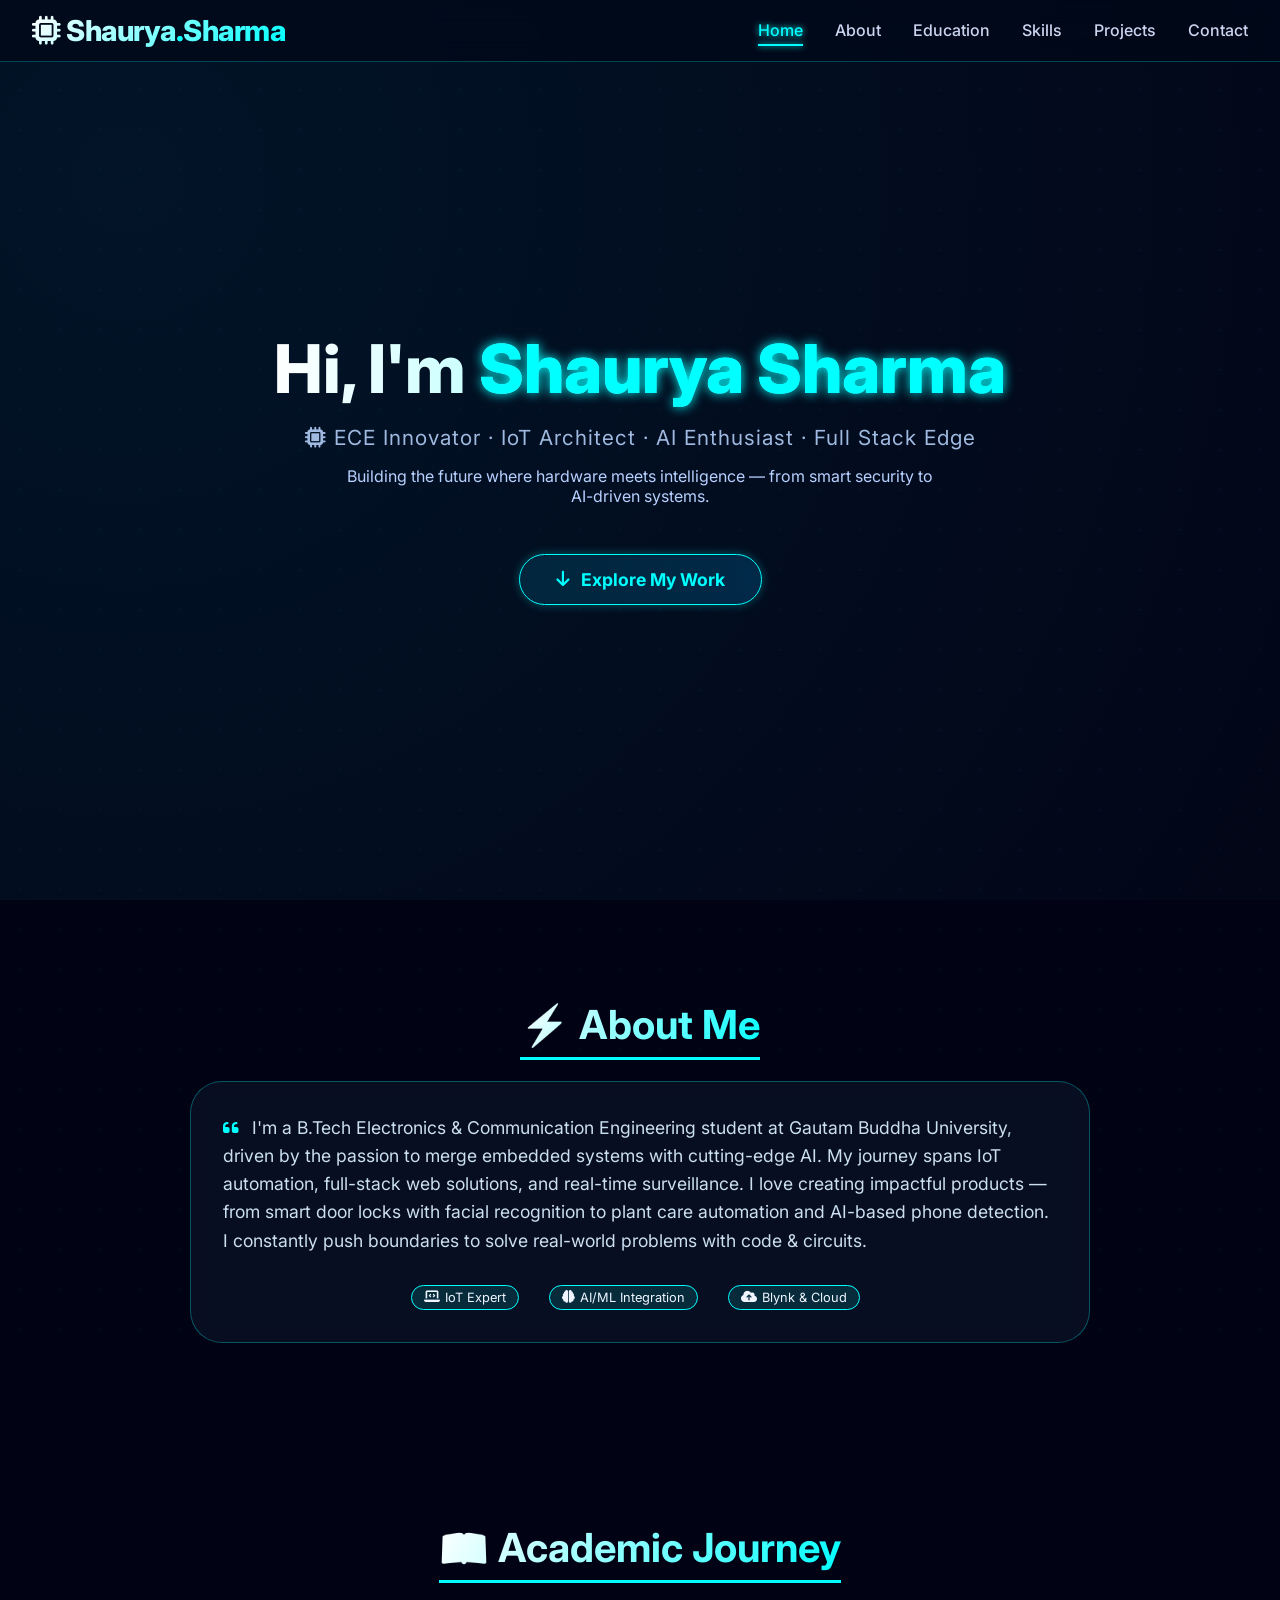
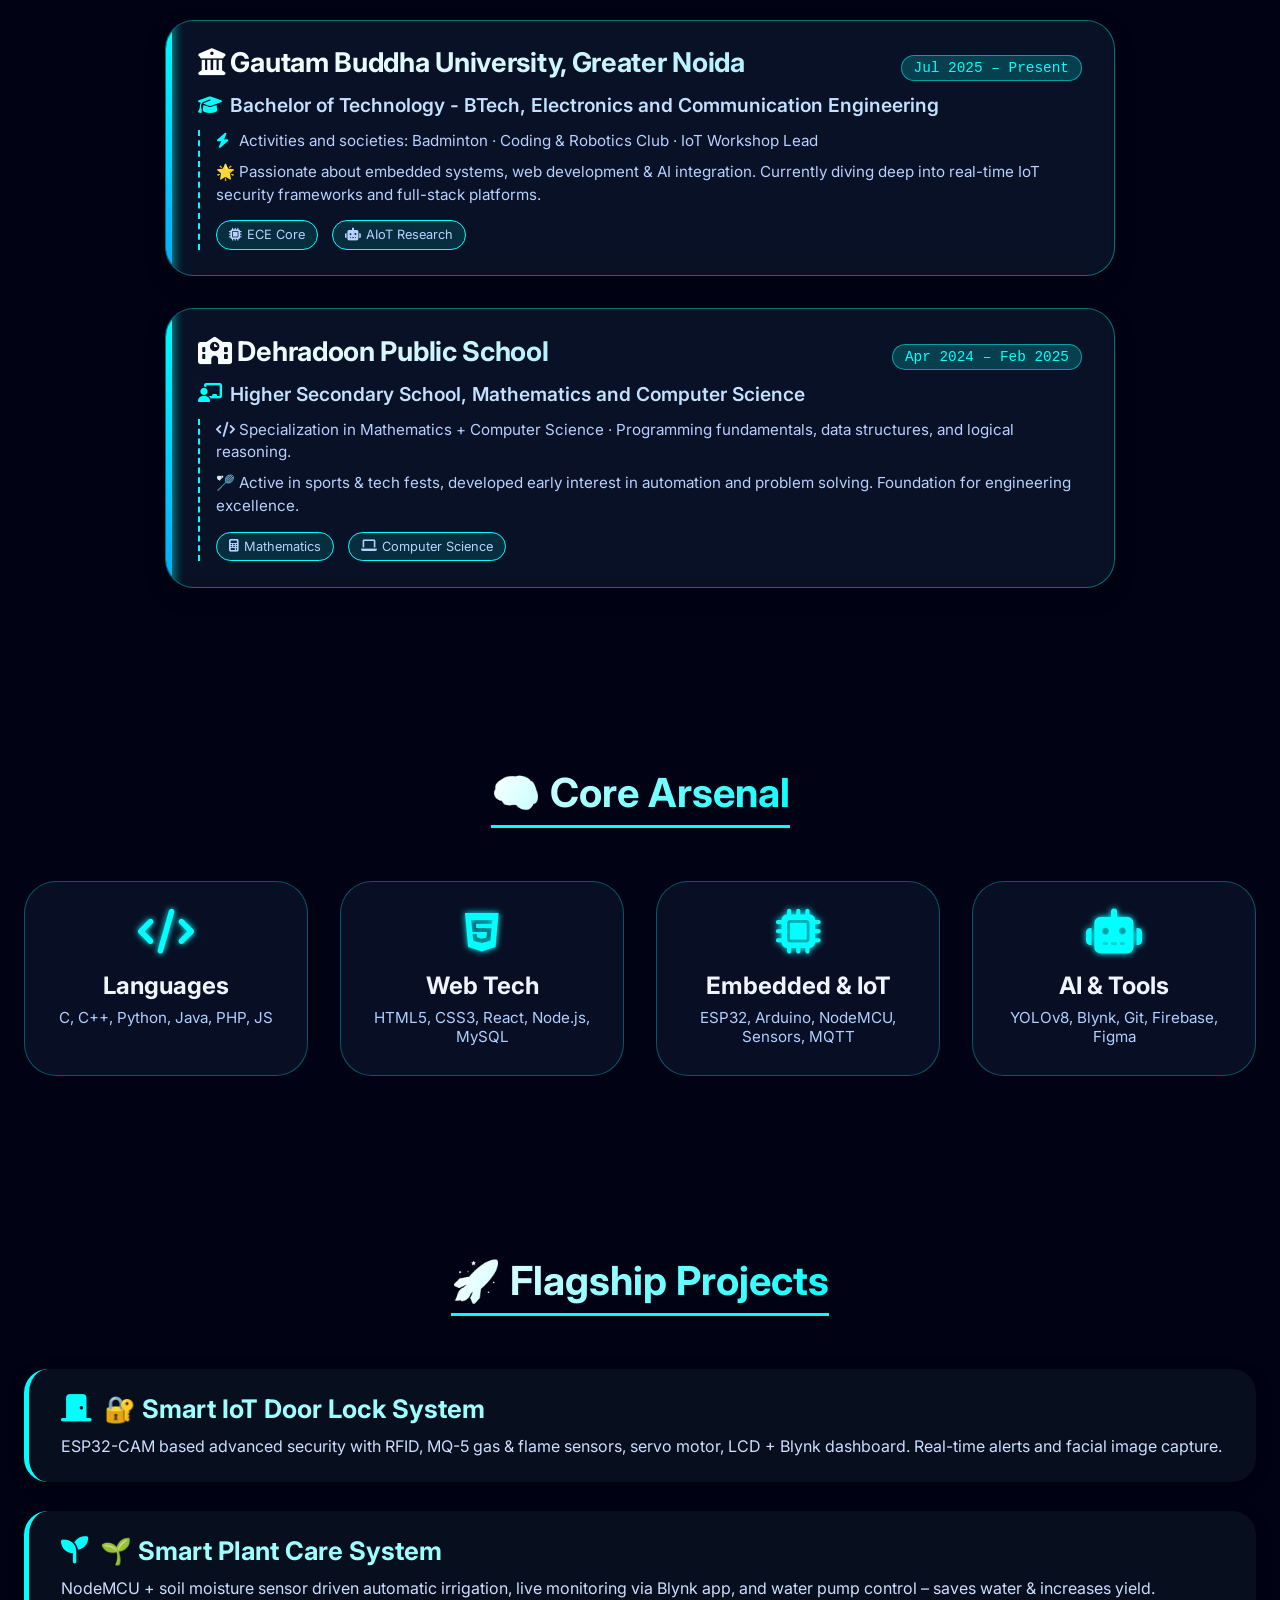
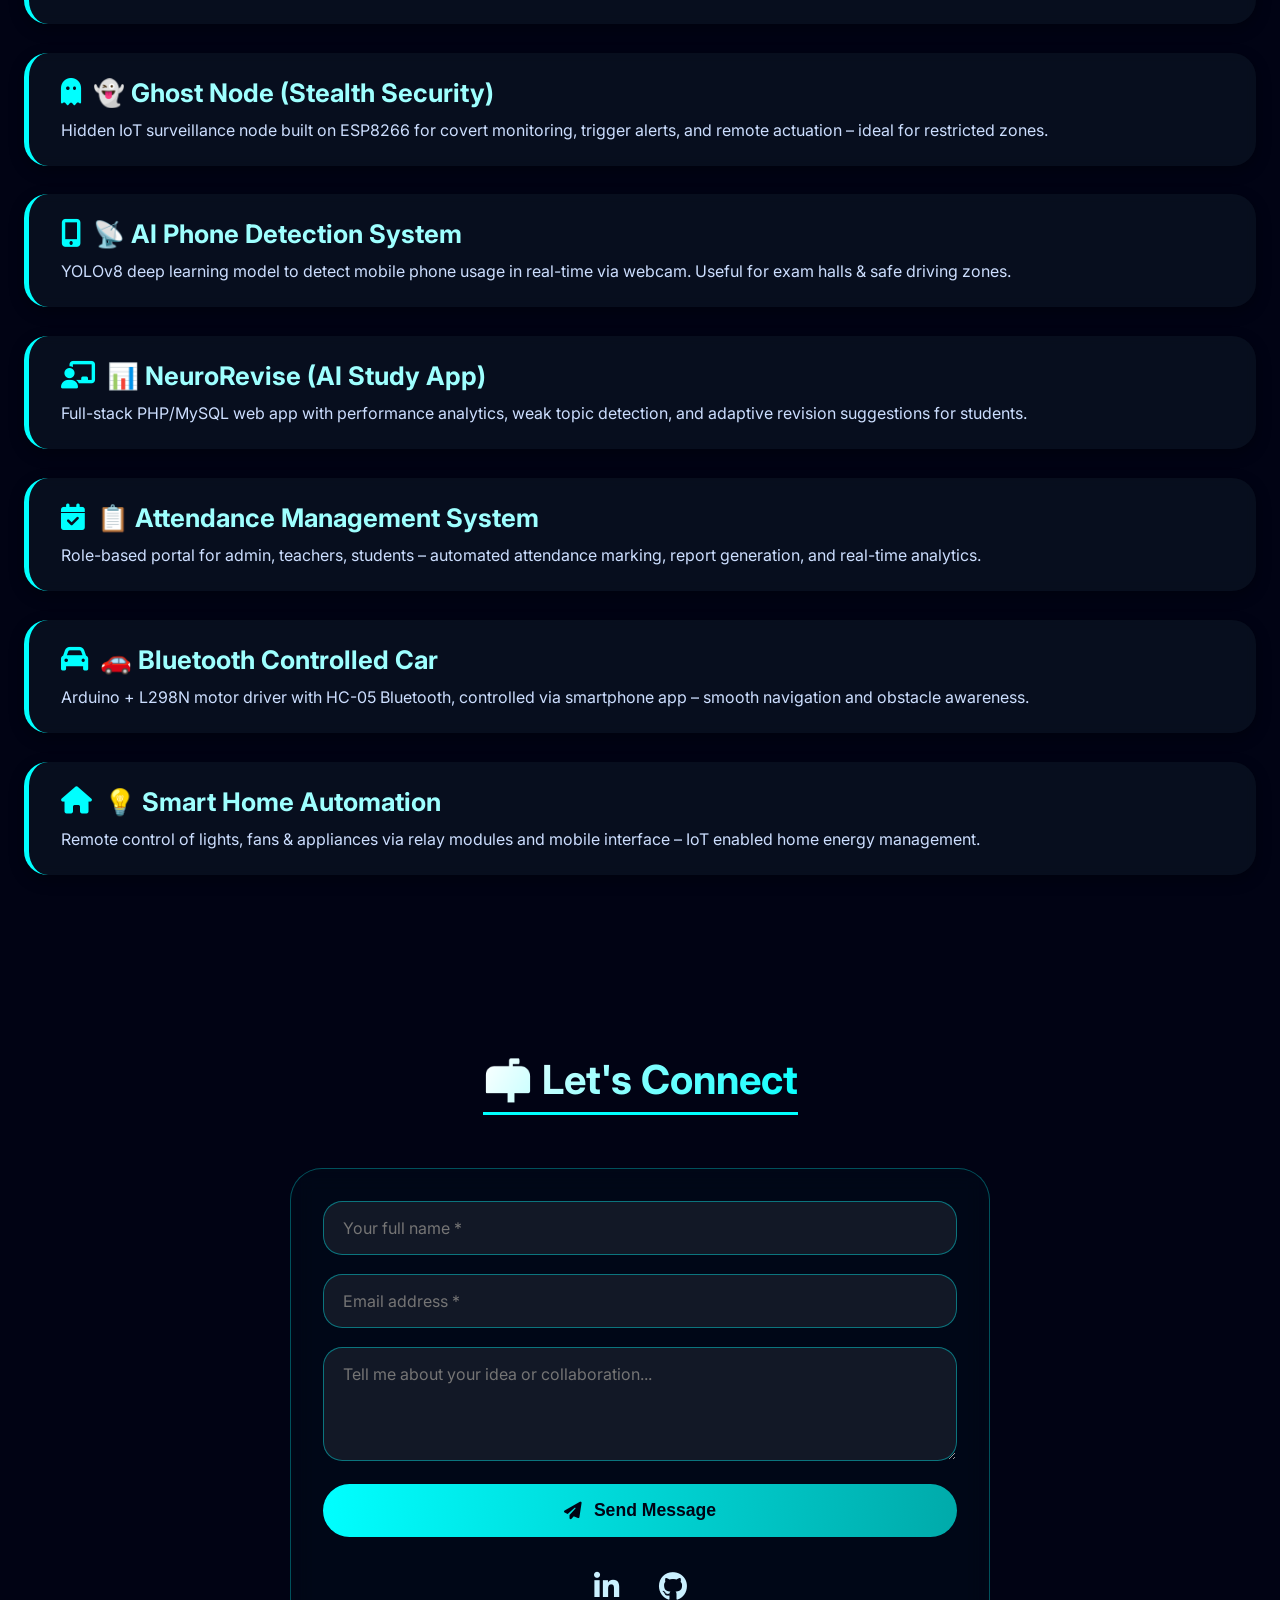
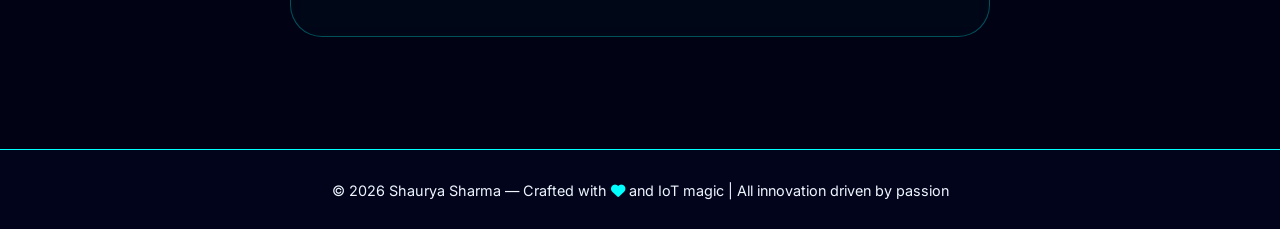
<file: index.html>
<!DOCTYPE html>
<html lang="en">
<head>
<meta charset="UTF-8">
<meta name="viewport" content="width=device-width, initial-scale=1.0, user-scalable=yes">
<title>Shaurya Sharma | AI & IoT Innovator – Education</title>
<!-- Font Awesome 6 (Free) -->
<link rel="stylesheet" href="https://cdnjs.cloudflare.com/ajax/libs/font-awesome/6.5.0/css/all.min.css">
<!-- Google Fonts: Modern & Tech-oriented -->
<link href="https://fonts.googleapis.com/css2?family=Inter:opsz,wght@14..32,300;14..32,400;14..32,600;14..32,700;14..32,800&family=Space+Grotesk:wght@400;500;600&display=swap" rel="stylesheet">
<style>
  * {
    margin: 0;
    padding: 0;
    box-sizing: border-box;
  }

  body {
    font-family: 'Inter', 'Space Grotesk', sans-serif;
    background: #010314;
    color: #eef5ff;
    scroll-behavior: smooth;
    overflow-x: hidden;
  }

  /* animated gradient background */
  .bg-animate {
    position: fixed;
    top: 0;
    left: 0;
    width: 100%;
    height: 100%;
    z-index: -2;
    background: radial-gradient(circle at 10% 20%, rgba(2, 20, 40, 1) 0%, #020617 100%);
  }

  .bg-animate::before {
    content: "";
    position: absolute;
    width: 200%;
    height: 200%;
    top: -50%;
    left: -50%;
    background: radial-gradient(circle, rgba(0, 255, 255, 0.08) 1px, transparent 1px);
    background-size: 40px 40px;
    animation: shiftBg 90s linear infinite;
    opacity: 0.5;
    pointer-events: none;
  }

  @keyframes shiftBg {
    0% { transform: translate(0, 0); }
    100% { transform: translate(80px, 80px); }
  }

  /* custom neon glow */
  :root {
    --cyan-glow: 0 0 8px rgba(0, 255, 255, 0.6), 0 0 20px rgba(0, 210, 255, 0.4);
    --card-border: rgba(0, 255, 255, 0.25);
  }

  /* NAVBAR – glassmorphism + floating */
  header {
    position: fixed;
    width: 100%;
    top: 0;
    left: 0;
    z-index: 1100;
    padding: 0.8rem 2rem;
    background: rgba(1, 8, 25, 0.75);
    backdrop-filter: blur(12px);
    border-bottom: 1px solid rgba(0, 255, 255, 0.25);
    transition: all 0.3s;
  }

  nav {
    max-width: 1400px;
    margin: 0 auto;
    display: flex;
    justify-content: space-between;
    align-items: center;
    flex-wrap: wrap;
  }

  .logo {
    font-size: 1.8rem;
    font-weight: 800;
    background: linear-gradient(135deg, #fff, #0ff);
    -webkit-background-clip: text;
    background-clip: text;
    color: transparent;
    letter-spacing: -0.5px;
  }

  .nav-links {
    display: flex;
    gap: 2rem;
    list-style: none;
  }

  .nav-links a {
    color: #cbd5f0;
    text-decoration: none;
    font-weight: 500;
    font-size: 1rem;
    transition: 0.2s;
    position: relative;
  }

  .nav-links a:hover, .nav-links a.active {
    color: #0ff;
    text-shadow: 0 0 6px cyan;
  }

  .nav-links a::after {
    content: '';
    position: absolute;
    width: 0%;
    height: 2px;
    bottom: -6px;
    left: 0;
    background: #0ff;
    transition: 0.3s;
    box-shadow: 0 0 6px cyan;
  }

  .nav-links a:hover::after, .nav-links a.active::after {
    width: 100%;
  }

  /* HERO SECTION */
  .hero {
    min-height: 100vh;
    display: flex;
    align-items: center;
    justify-content: center;
    text-align: center;
    padding: 6rem 2rem 4rem;
    position: relative;
  }

  .hero-content h1 {
    font-size: 4.2rem;
    font-weight: 800;
    background: linear-gradient(to right, #ffffff, #9effff, #0ff);
    -webkit-background-clip: text;
    background-clip: text;
    color: transparent;
    animation: fadeUp 1s ease;
  }

  .hero-content .highlight {
    color: #0ff;
    text-shadow: 0 0 12px cyan;
    display: inline-block;
  }

  .hero-tagline {
    font-size: 1.3rem;
    margin: 1rem 0;
    color: #a0b9e0;
    letter-spacing: 1px;
  }

  .cyber-btn {
    display: inline-flex;
    align-items: center;
    gap: 12px;
    margin-top: 2rem;
    padding: 14px 36px;
    background: linear-gradient(95deg, #00ccff20, #00aaff30);
    border: 1.5px solid #0ff;
    border-radius: 60px;
    font-weight: 700;
    font-size: 1.1rem;
    color: #0ff;
    text-decoration: none;
    backdrop-filter: blur(4px);
    transition: 0.25s;
    box-shadow: 0 0 10px rgba(0, 255, 255, 0.3);
  }

  .cyber-btn:hover {
    transform: scale(1.05);
    background: #0ff;
    color: #010314;
    box-shadow: 0 0 28px cyan;
    border-color: white;
  }

  @keyframes fadeUp {
    from {
      opacity: 0;
      transform: translateY(35px);
    }
    to {
      opacity: 1;
      transform: translateY(0);
    }
  }

  /* Section Styling */
  section {
    padding: 100px 24px 80px;
    max-width: 1280px;
    margin: 0 auto;
  }

  .section-title {
    font-size: 2.5rem;
    font-weight: 700;
    text-align: center;
    margin-bottom: 2rem;
    position: relative;
    display: inline-block;
    width: 100%;
  }

  .section-title span {
    background: linear-gradient(120deg, #fff, #0ff);
    -webkit-background-clip: text;
    background-clip: text;
    color: transparent;
    border-bottom: 3px solid cyan;
    padding-bottom: 8px;
  }

  /* Education cards - new stylish academic timeline */
  .education-container {
    display: flex;
    flex-direction: column;
    gap: 2rem;
    max-width: 950px;
    margin: 1rem auto 0;
  }

  .edu-card {
    background: rgba(12, 25, 45, 0.7);
    backdrop-filter: blur(8px);
    border-radius: 1.8rem;
    padding: 1.6rem 2rem;
    border: 1px solid rgba(0, 255, 255, 0.4);
    transition: all 0.3s ease;
    box-shadow: 0 8px 20px rgba(0,0,0,0.3);
    position: relative;
    overflow: hidden;
  }

  .edu-card::before {
    content: '';
    position: absolute;
    left: 0;
    top: 0;
    width: 6px;
    height: 100%;
    background: linear-gradient(180deg, #0ff, #00aaff);
    box-shadow: 0 0 12px cyan;
  }

  .edu-card:hover {
    transform: translateX(8px) scale(1.01);
    background: rgba(20, 45, 75, 0.8);
    border-color: cyan;
    box-shadow: 0 0 22px rgba(0, 255, 255, 0.25);
  }

  .edu-header {
    display: flex;
    align-items: baseline;
    flex-wrap: wrap;
    justify-content: space-between;
    margin-bottom: 0.75rem;
  }

  .edu-institution {
    font-size: 1.7rem;
    font-weight: 700;
    background: linear-gradient(135deg, #ffffff, #b3f0ff);
    -webkit-background-clip: text;
    background-clip: text;
    color: transparent;
    letter-spacing: -0.3px;
  }

  .edu-date {
    font-size: 0.9rem;
    font-family: monospace;
    background: rgba(0, 255, 255, 0.2);
    padding: 4px 12px;
    border-radius: 40px;
    color: #0ff;
    border: 1px solid rgba(0,255,255,0.5);
  }

  .edu-degree {
    font-size: 1.2rem;
    font-weight: 600;
    color: #c2e0ff;
    margin: 0.5rem 0 0.3rem;
    display: flex;
    align-items: center;
    gap: 8px;
    flex-wrap: wrap;
  }

  .edu-degree i {
    color: cyan;
    font-size: 1.2rem;
  }

  .edu-activities {
    margin-top: 0.8rem;
    color: #b8d0ff;
    line-height: 1.5;
    border-left: 2px dashed cyan;
    padding-left: 1rem;
    font-size: 0.95rem;
  }

  .chip-badge {
    display: inline-flex;
    align-items: center;
    gap: 5px;
    background: rgba(0, 255, 255, 0.12);
    padding: 4px 12px;
    border-radius: 30px;
    font-size: 0.8rem;
    margin-top: 6px;
    margin-right: 10px;
    border: 0.5px solid cyan;
  }

  /* about card */
  .about-card {
    background: rgba(15, 25, 45, 0.55);
    backdrop-filter: blur(8px);
    border-radius: 2rem;
    padding: 2rem;
    border: 1px solid rgba(0, 255, 255, 0.3);
    max-width: 900px;
    margin: 0 auto;
    transition: all 0.3s;
  }

  .about-card p {
    font-size: 1.1rem;
    line-height: 1.6;
    color: #cbdff2;
  }

  /* Skills Grid Enhanced */
  .skills-grid {
    display: grid;
    grid-template-columns: repeat(auto-fit, minmax(240px, 1fr));
    gap: 2rem;
    margin-top: 2rem;
  }

  .skill-card {
    background: rgba(12, 22, 45, 0.7);
    backdrop-filter: blur(4px);
    padding: 1.8rem 1rem;
    border-radius: 2rem;
    text-align: center;
    border: 1px solid rgba(0, 255, 255, 0.3);
    transition: all 0.3s cubic-bezier(0.2, 0.9, 0.4, 1.1);
    cursor: default;
  }

  .skill-card i {
    font-size: 2.8rem;
    color: #0ff;
    margin-bottom: 1rem;
    text-shadow: 0 0 6px cyan;
  }

  .skill-card h4 {
    font-size: 1.5rem;
    margin-bottom: 0.5rem;
  }

  .skill-card p {
    color: #b0ceff;
    font-size: 0.95rem;
  }

  .skill-card:hover {
    transform: translateY(-8px);
    border-color: #0ff;
    box-shadow: 0 10px 30px -12px rgba(0, 255, 255, 0.3);
    background: rgba(0, 200, 255, 0.08);
  }

  /* Projects - modern glassmorphism + hover reveal */
  .projects-container {
    display: flex;
    flex-direction: column;
    gap: 1.8rem;
    margin-top: 2rem;
  }

  .project-item {
    background: rgba(10, 20, 35, 0.7);
    backdrop-filter: blur(5px);
    border-radius: 1.5rem;
    padding: 1.5rem 2rem;
    border-left: 5px solid #0ff;
    transition: 0.25s ease;
    box-shadow: 0 5px 15px rgba(0,0,0,0.3);
  }

  .project-item:hover {
    transform: translateX(10px) scale(1.01);
    background: rgba(20, 40, 65, 0.85);
    border-left-width: 8px;
    box-shadow: 0 0 20px rgba(0, 255, 255, 0.2);
  }

  .project-title {
    font-size: 1.6rem;
    font-weight: 700;
    color: #9effff;
    display: flex;
    align-items: center;
    gap: 12px;
  }

  .project-title i {
    font-size: 1.7rem;
    color: cyan;
  }

  .project-desc {
    margin-top: 10px;
    color: #ccdeff;
    line-height: 1.5;
  }

  /* Contact - modern form */
  .contact-wrapper {
    max-width: 700px;
    margin: 2rem auto;
    background: rgba(0, 10, 25, 0.6);
    backdrop-filter: blur(12px);
    border-radius: 2rem;
    padding: 2rem;
    border: 1px solid rgba(0, 255, 255, 0.3);
  }

  .input-group {
    margin-bottom: 1.2rem;
  }

  .input-group input, .input-group textarea {
    width: 100%;
    padding: 1rem 1.2rem;
    background: rgba(255, 255, 255, 0.07);
    border: 1px solid rgba(0, 255, 255, 0.4);
    border-radius: 1.2rem;
    font-size: 1rem;
    color: white;
    transition: 0.2s;
    font-family: 'Inter', monospace;
  }

  .input-group input:focus, .input-group textarea:focus {
    outline: none;
    border-color: cyan;
    box-shadow: 0 0 12px rgba(0, 255, 255, 0.4);
    background: rgba(0, 255, 255, 0.05);
  }

  .submit-btn {
    background: linear-gradient(95deg, #0ff, #0aa);
    border: none;
    width: 100%;
    padding: 1rem;
    border-radius: 2rem;
    font-weight: 800;
    font-size: 1.1rem;
    color: #010314;
    cursor: pointer;
    transition: 0.2s;
    display: flex;
    align-items: center;
    justify-content: center;
    gap: 12px;
  }

  .submit-btn:hover {
    transform: scale(1.02);
    box-shadow: 0 0 20px cyan;
    background: #0ff;
  }

  /* floating socials - only linkedin & github */
  .social-mini {
    display: flex;
    justify-content: center;
    gap: 2.5rem;
    margin-top: 2rem;
  }

  .social-mini a {
    color: #caf0ff;
    font-size: 1.8rem;
    transition: 0.2s;
    text-decoration: none;
  }

  .social-mini a:hover {
    color: cyan;
    transform: translateY(-5px);
    text-shadow: 0 0 12px cyan;
  }

  footer {
    text-align: center;
    padding: 2rem;
    background: #01041a;
    border-top: 1px solid cyan;
    font-size: 0.9rem;
  }

  /* responsive */
  @media (max-width: 800px) {
    nav {
      flex-direction: column;
      gap: 12px;
    }
    .hero-content h1 {
      font-size: 2.8rem;
    }
    .section-title {
      font-size: 2rem;
    }
    .project-item {
      padding: 1.2rem;
    }
    .project-title {
      font-size: 1.3rem;
    }
    .edu-institution {
      font-size: 1.3rem;
    }
    .edu-header {
      flex-direction: column;
      gap: 8px;
    }
  }

  /* scroll reveal effect (simple intersection) */
  .reveal {
    opacity: 0;
    transform: translateY(25px);
    transition: opacity 0.7s ease, transform 0.7s ease;
  }

  .reveal.active {
    opacity: 1;
    transform: translateY(0);
  }

  /* Custom cursor glow effect (optional) */
  ::selection {
    background: cyan;
    color: #010314;
  }
</style>
</head>
<body>
<div class="bg-animate"></div>

<header>
  <nav>
    <div class="logo"><i class="fas fa-microchip"></i> Shaurya<span style="color:#0ff;">.</span>Sharma</div>
    <ul class="nav-links">
      <li><a href="#home" class="nav-link">Home</a></li>
      <li><a href="#about" class="nav-link">About</a></li>
      <li><a href="#education" class="nav-link">Education</a></li>
      <li><a href="#skills" class="nav-link">Skills</a></li>
      <li><a href="#projects" class="nav-link">Projects</a></li>
      <li><a href="#contact" class="nav-link">Contact</a></li>
    </ul>
  </nav>
</header>

<!-- HERO Section -->
<section id="home" class="hero">
  <div class="hero-content reveal">
    <h1>Hi, I'm <span class="highlight">Shaurya Sharma</span></h1>
    <div class="hero-tagline">
      <i class="fas fa-microchip"></i> ECE Innovator · IoT Architect · AI Enthusiast · Full Stack Edge
    </div>
    <p style="max-width: 600px; margin: 1rem auto; color: #b8d0ff;">Building the future where hardware meets intelligence — from smart security to AI-driven systems.</p>
    <a href="#projects" class="cyber-btn"><i class="fas fa-arrow-down"></i> Explore My Work</a>
  </div>
</section>

<!-- ABOUT Section -->
<section id="about">
  <div class="section-title"><span>⚡ About Me</span></div>
  <div class="about-card reveal">
    <p><i class="fas fa-quote-left" style="color:cyan; margin-right:8px;"></i> I'm a B.Tech Electronics & Communication Engineering student at Gautam Buddha University, driven by the passion to merge embedded systems with cutting-edge AI. My journey spans IoT automation, full-stack web solutions, and real-time surveillance. I love creating impactful products — from smart door locks with facial recognition to plant care automation and AI-based phone detection. I constantly push boundaries to solve real-world problems with code & circuits.</p>
    <div style="margin-top: 1.5rem; display: flex; gap: 20px; justify-content: center; flex-wrap: wrap;">
      <span class="chip-badge"><i class="fas fa-laptop-code"></i> IoT Expert</span>
      <span class="chip-badge"><i class="fas fa-brain"></i> AI/ML Integration</span>
      <span class="chip-badge"><i class="fas fa-cloud-upload-alt"></i> Blynk & Cloud</span>
    </div>
  </div>
</section>

<!-- ========== NEW EDUCATION SECTION (Detailed from your data) ========== -->
<section id="education">
  <div class="section-title"><span>📖 Academic Journey</span></div>
  <div class="education-container">
    <!-- Gautam Buddha University Card -->
    <div class="edu-card reveal">
      <div class="edu-header">
        <div class="edu-institution"><i class="fas fa-university"></i> Gautam Buddha University, Greater Noida</div>
        <div class="edu-date">Jul 2025 – Present</div>
      </div>
      <div class="edu-degree">
        <i class="fas fa-graduation-cap"></i> Bachelor of Technology - BTech, Electronics and Communication Engineering
      </div>
      <div class="edu-activities">
        <i class="fas fa-bolt" style="color:cyan; margin-right:6px;"></i> Activities and societies: Badminton · Coding & Robotics Club · IoT Workshop Lead
        <div style="margin-top: 8px;">🌟 Passionate about embedded systems, web development & AI integration. Currently diving deep into real-time IoT security frameworks and full-stack platforms.</div>
        <div style="margin-top: 8px;"><span class="chip-badge"><i class="fas fa-microchip"></i> ECE Core</span> <span class="chip-badge"><i class="fas fa-robot"></i> AIoT Research</span></div>
      </div>
    </div>

    <!-- Dehradun Public School Card (Higher Secondary) -->
    <div class="edu-card reveal">
      <div class="edu-header">
        <div class="edu-institution"><i class="fas fa-school"></i> Dehradoon Public School</div>
        <div class="edu-date">Apr 2024 – Feb 2025</div>
      </div>
      <div class="edu-degree">
        <i class="fas fa-chalkboard-user"></i> Higher Secondary School, Mathematics and Computer Science
      </div>
      <div class="edu-activities">
        <i class="fas fa-code"></i> Specialization in Mathematics + Computer Science · Programming fundamentals, data structures, and logical reasoning.
        <div style="margin-top: 8px;">🏸 Active in sports & tech fests, developed early interest in automation and problem solving. Foundation for engineering excellence.</div>
        <div style="margin-top: 8px;"><span class="chip-badge"><i class="fas fa-calculator"></i> Mathematics</span> <span class="chip-badge"><i class="fas fa-laptop"></i> Computer Science</span></div>
      </div>
    </div>
  </div>
</section>

<!-- SKILLS Section Enhanced -->
<section id="skills">
  <div class="section-title"><span>🧠 Core Arsenal</span></div>
  <div class="skills-grid">
    <div class="skill-card reveal"><i class="fas fa-code"></i><h4>Languages</h4><p>C, C++, Python, Java, PHP, JS</p></div>
    <div class="skill-card reveal"><i class="fab fa-html5"></i><h4>Web Tech</h4><p>HTML5, CSS3, React, Node.js, MySQL</p></div>
    <div class="skill-card reveal"><i class="fas fa-microchip"></i><h4>Embedded & IoT</h4><p>ESP32, Arduino, NodeMCU, Sensors, MQTT</p></div>
    <div class="skill-card reveal"><i class="fas fa-robot"></i><h4>AI & Tools</h4><p>YOLOv8, Blynk, Git, Firebase, Figma</p></div>
  </div>
</section>

<!-- PROJECTS Section - super detailed, modern -->
<section id="projects">
  <div class="section-title"><span>🚀 Flagship Projects</span></div>
  <div class="projects-container">
    <div class="project-item reveal"><div class="project-title"><i class="fas fa-door-closed"></i> 🔐 Smart IoT Door Lock System</div><div class="project-desc">ESP32-CAM based advanced security with RFID, MQ-5 gas & flame sensors, servo motor, LCD + Blynk dashboard. Real-time alerts and facial image capture.</div></div>
    <div class="project-item reveal"><div class="project-title"><i class="fas fa-seedling"></i> 🌱 Smart Plant Care System</div><div class="project-desc">NodeMCU + soil moisture sensor driven automatic irrigation, live monitoring via Blynk app, and water pump control – saves water & increases yield.</div></div>
    <div class="project-item reveal"><div class="project-title"><i class="fas fa-ghost"></i> 👻 Ghost Node (Stealth Security)</div><div class="project-desc">Hidden IoT surveillance node built on ESP8266 for covert monitoring, trigger alerts, and remote actuation – ideal for restricted zones.</div></div>
    <div class="project-item reveal"><div class="project-title"><i class="fas fa-mobile-alt"></i> 📡 AI Phone Detection System</div><div class="project-desc">YOLOv8 deep learning model to detect mobile phone usage in real-time via webcam. Useful for exam halls & safe driving zones.</div></div>
    <div class="project-item reveal"><div class="project-title"><i class="fas fa-chalkboard-user"></i> 📊 NeuroRevise (AI Study App)</div><div class="project-desc">Full-stack PHP/MySQL web app with performance analytics, weak topic detection, and adaptive revision suggestions for students.</div></div>
    <div class="project-item reveal"><div class="project-title"><i class="fas fa-calendar-check"></i> 📋 Attendance Management System</div><div class="project-desc">Role-based portal for admin, teachers, students – automated attendance marking, report generation, and real-time analytics.</div></div>
    <div class="project-item reveal"><div class="project-title"><i class="fas fa-car"></i> 🚗 Bluetooth Controlled Car</div><div class="project-desc">Arduino + L298N motor driver with HC-05 Bluetooth, controlled via smartphone app – smooth navigation and obstacle awareness.</div></div>
    <div class="project-item reveal"><div class="project-title"><i class="fas fa-home"></i> 💡 Smart Home Automation</div><div class="project-desc">Remote control of lights, fans & appliances via relay modules and mobile interface – IoT enabled home energy management.</div></div>
  </div>
</section>

<!-- CONTACT Section with working simulation + icons (LinkedIn & GitHub only) -->
<section id="contact">
  <div class="section-title"><span>📬 Let's Connect</span></div>
  <div class="contact-wrapper reveal">
    <form id="contactForm">
      <div class="input-group"><input type="text" id="nameInput" placeholder="Your full name *" required></div>
      <div class="input-group"><input type="email" id="emailInput" placeholder="Email address *" required></div>
      <div class="input-group"><textarea rows="4" id="msgInput" placeholder="Tell me about your idea or collaboration..."></textarea></div>
      <button type="submit" class="submit-btn"><i class="fas fa-paper-plane"></i> Send Message</button>
      <p id="formFeedback" style="margin-top: 12px; font-size: 0.85rem; text-align: center;"></p>
    </form>
    <div class="social-mini">
      <!-- LinkedIn -->
      <a href="https://www.linkedin.com/in/shaurya-sharma200" target="_blank" rel="noopener noreferrer" aria-label="LinkedIn">
        <i class="fab fa-linkedin-in"></i>
      </a>
      <!-- GitHub -->
      <a href="https://github.com/mrshauryasharma" target="_blank" rel="noopener noreferrer" aria-label="GitHub">
        <i class="fab fa-github"></i>
      </a>
    </div>
  </div>
</section>

<footer>
  <p>© 2026 Shaurya Sharma — Crafted with <i class="fas fa-heart" style="color: cyan;"></i> and IoT magic | All innovation driven by passion</p>
</footer>

<script>
  // smooth scrolling + active nav highlight (including education)
  const sections = document.querySelectorAll("section");
  const navLinks = document.querySelectorAll(".nav-link");

  function updateActiveSection() {
    let current = "";
    const scrollPos = window.scrollY + 150;
    sections.forEach(section => {
      const sectionTop = section.offsetTop;
      const sectionHeight = section.clientHeight;
      if(scrollPos >= sectionTop && scrollPos < sectionTop + sectionHeight) {
        current = section.getAttribute("id");
      }
    });
    navLinks.forEach(link => {
      link.classList.remove("active");
      if(link.getAttribute("href") === `#${current}`) {
        link.classList.add("active");
      }
    });
  }

  window.addEventListener("scroll", updateActiveSection);
  window.addEventListener("load", updateActiveSection);

  // scroll reveal observer
  const revealElements = document.querySelectorAll('.reveal');
  const revealObserver = new IntersectionObserver((entries) => {
    entries.forEach(entry => {
      if(entry.isIntersecting) {
        entry.target.classList.add('active');
      }
    });
  }, { threshold: 0.15 });
  revealElements.forEach(el => revealObserver.observe(el));

  // form handling (mock toast / feedback with style)
  const form = document.getElementById("contactForm");
  const feedback = document.getElementById("formFeedback");

  form.addEventListener("submit", (e) => {
    e.preventDefault();
    const name = document.getElementById("nameInput").value.trim();
    const email = document.getElementById("emailInput").value.trim();
    const msg = document.getElementById("msgInput").value.trim();

    if(name === "" || email === "") {
      feedback.innerHTML = "⚠️ Please fill name and email.";
      feedback.style.color = "#ffaa88";
      setTimeout(() => { feedback.innerHTML = ""; }, 2500);
      return;
    }
    if(!email.includes("@") || !email.includes(".")) {
      feedback.innerHTML = "📧 Enter a valid email address.";
      feedback.style.color = "#ffaa88";
      setTimeout(() => { feedback.innerHTML = ""; }, 2500);
      return;
    }

    // Success simulation
    feedback.innerHTML = `✨ Thanks ${name}! I'll get back to you soon. ✨`;
    feedback.style.color = "#0ff";
    feedback.style.textShadow = "0 0 2px cyan";
    form.reset();
    setTimeout(() => { feedback.innerHTML = ""; }, 4000);
  });

  // Optional extra: smooth scroll for anchor links (ensuring native smooth)
  document.querySelectorAll('a[href^="#"]').forEach(anchor => {
    anchor.addEventListener('click', function(e) {
      const targetId = this.getAttribute('href');
      if(targetId === "#") return;
      const targetElem = document.querySelector(targetId);
      if(targetElem) {
        e.preventDefault();
        targetElem.scrollIntoView({ behavior: 'smooth' });
      }
    });
  });
</script>
</body>
</html>
</file>
